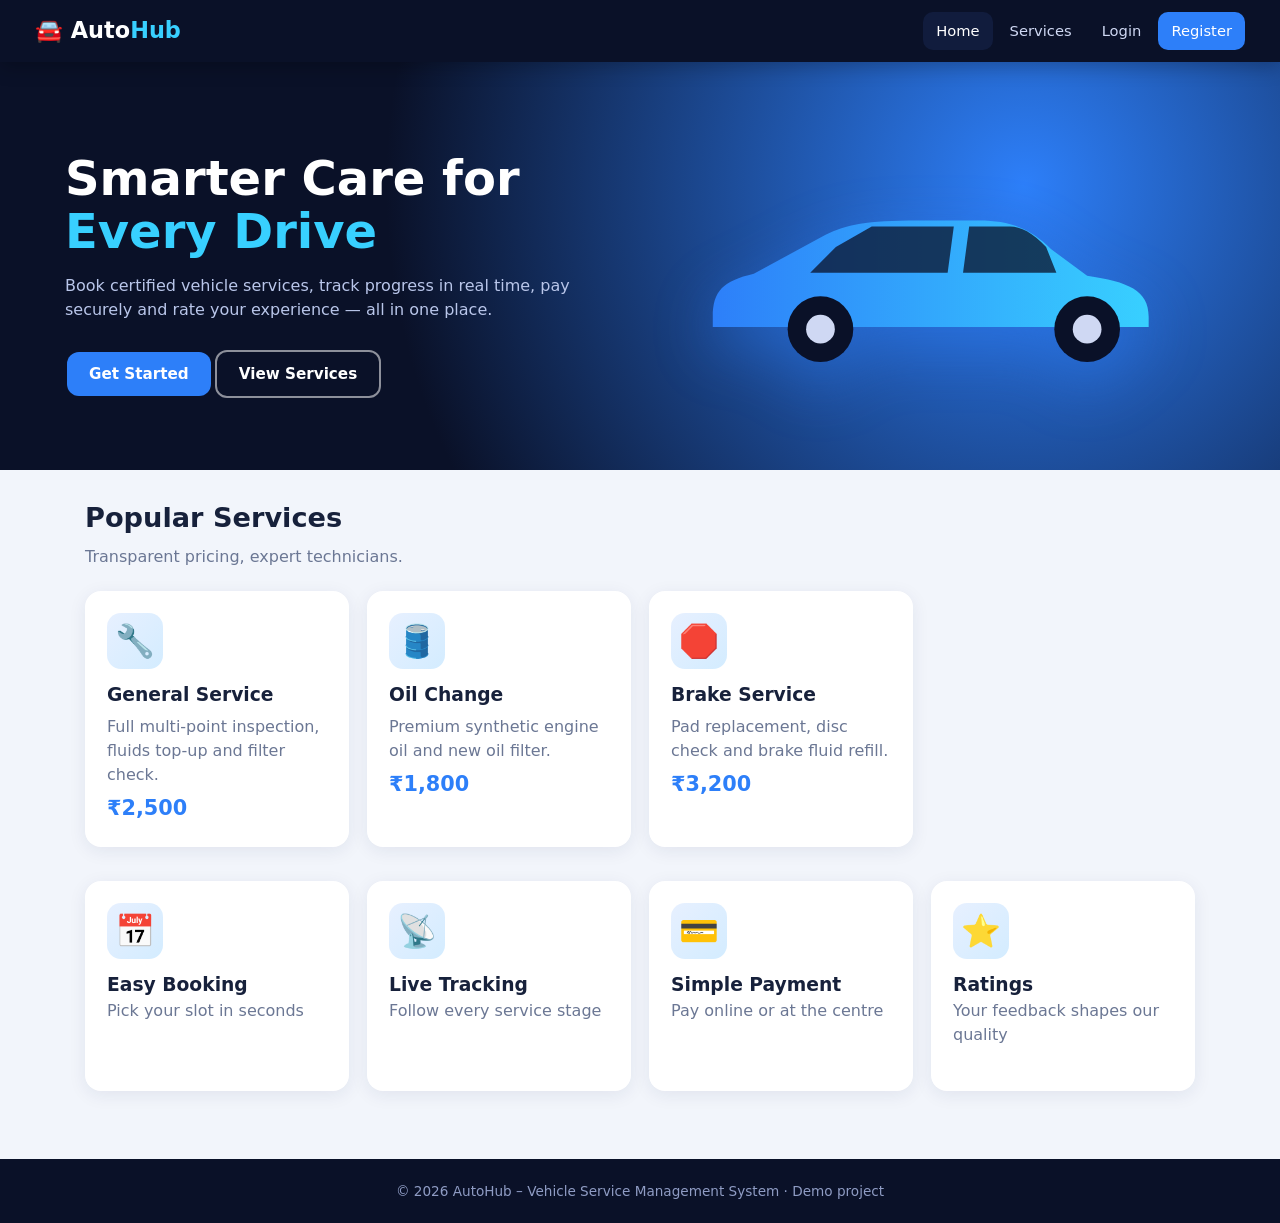
<file: AutoHub/index.html>
<!DOCTYPE html>
<html lang="en"><head><meta charset="UTF-8"><meta name="viewport" content="width=device-width,initial-scale=1">
<title>Home | AutoHub</title><link rel="stylesheet" href="css/style.css"></head>
<body data-page="index"><div id="nav"></div><main id="main"></main><div id="toasts"></div><script src="js/app.js"></script></body></html>
</file>
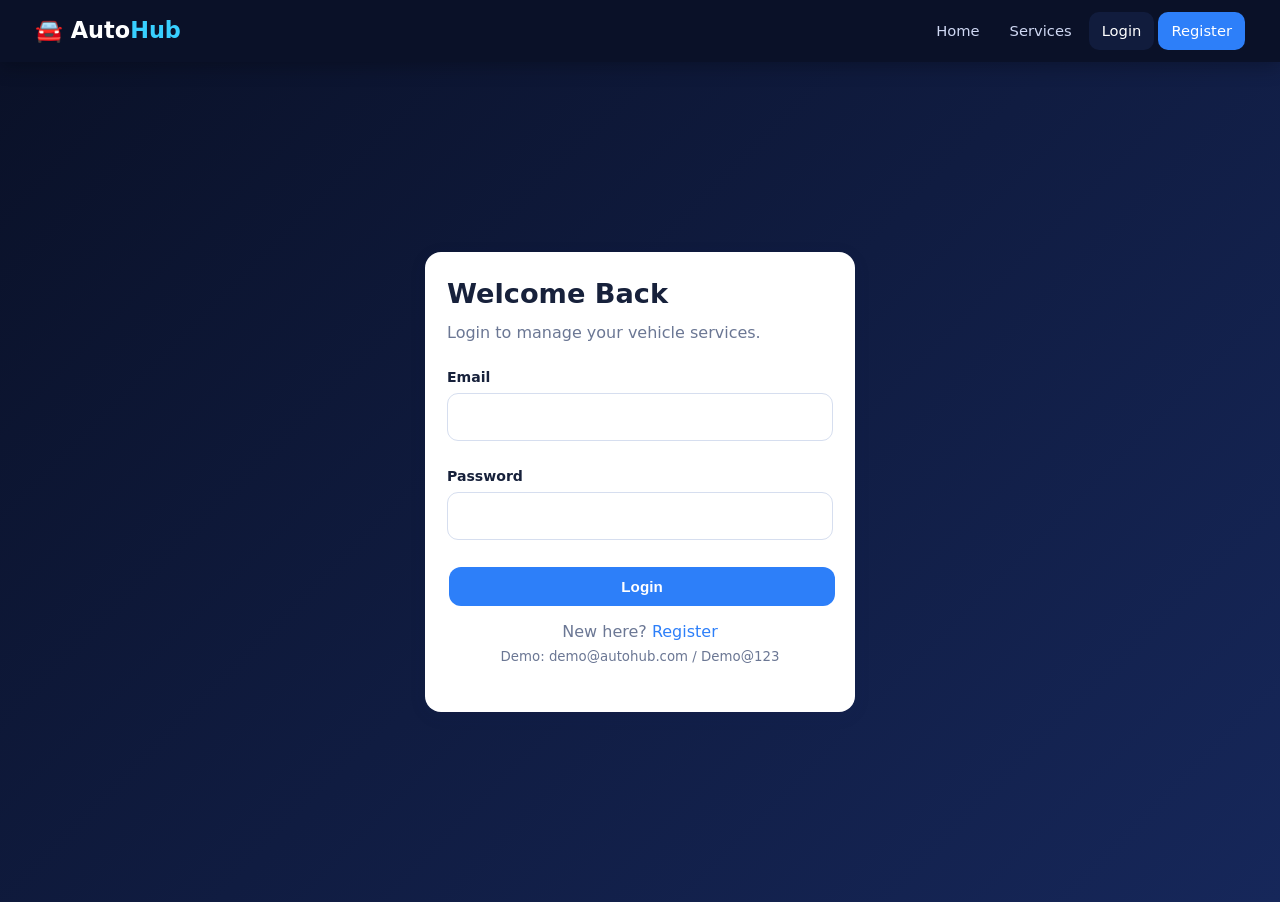
<file: AutoHub/bill.html>
<!DOCTYPE html>
<html lang="en"><head><meta charset="UTF-8"><meta name="viewport" content="width=device-width,initial-scale=1">
<title>Service Bill | AutoHub</title><link rel="stylesheet" href="css/style.css"></head>
<body data-page="bill"><div id="nav"></div><main id="main"></main><div id="toasts"></div><script src="js/app.js"></script></body></html>
</file>
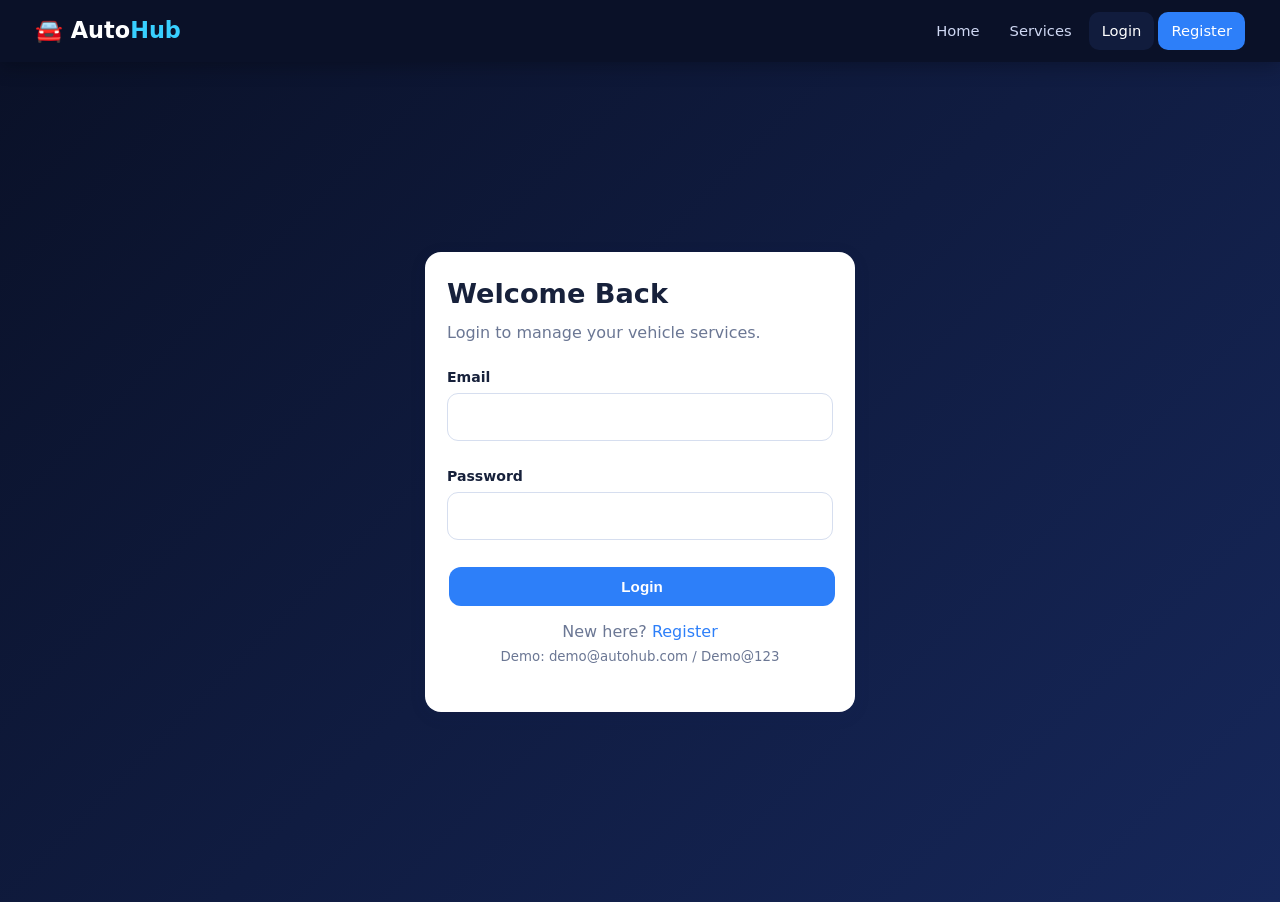
<file: AutoHub/book.html>
<!DOCTYPE html>
<html lang="en"><head><meta charset="UTF-8"><meta name="viewport" content="width=device-width,initial-scale=1">
<title>Book Service | AutoHub</title><link rel="stylesheet" href="css/style.css"></head>
<body data-page="book"><div id="nav"></div><main id="main"></main><div id="toasts"></div><script src="js/app.js"></script></body></html>
</file>
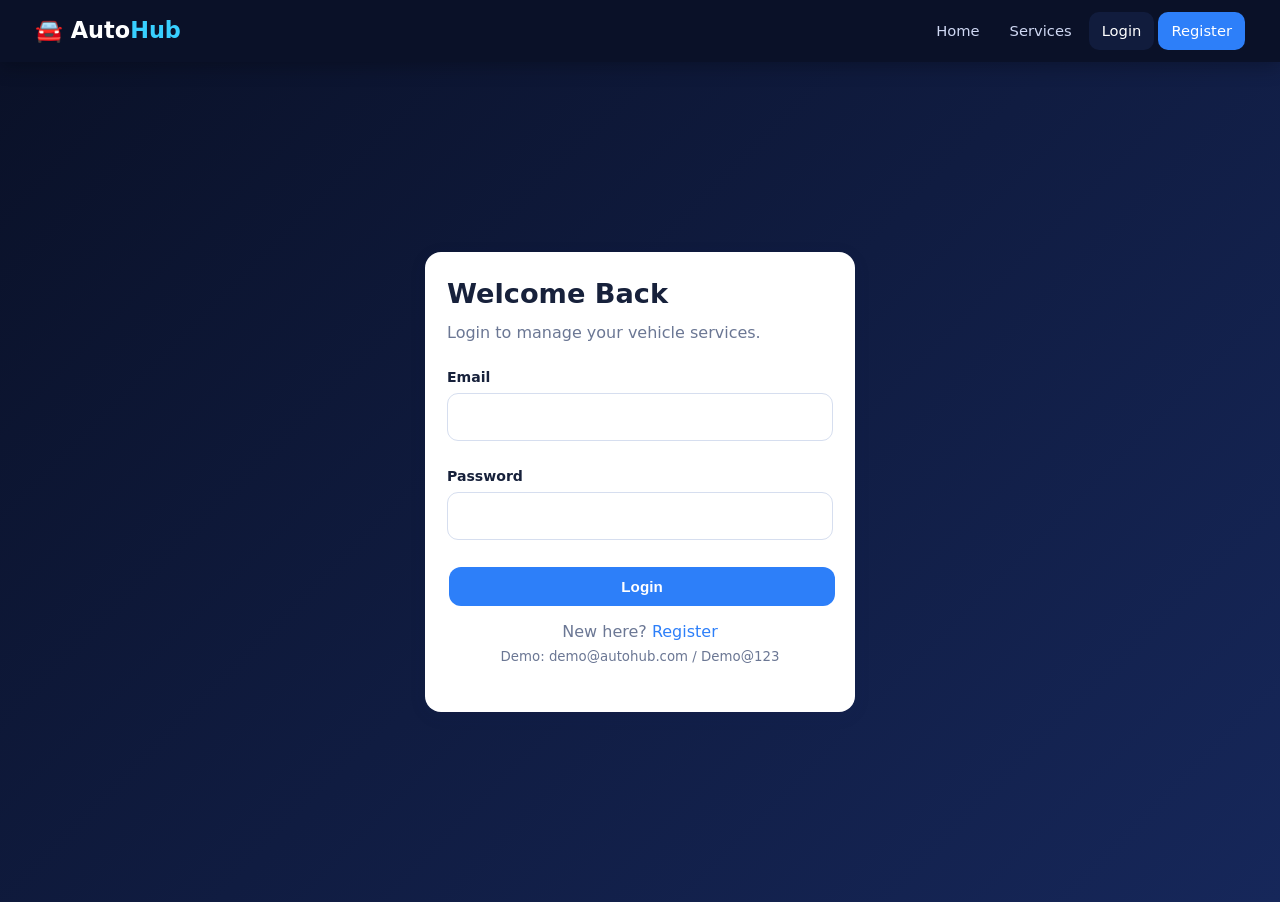
<file: AutoHub/confirmation.html>
<!DOCTYPE html>
<html lang="en"><head><meta charset="UTF-8"><meta name="viewport" content="width=device-width,initial-scale=1">
<title>Booking Confirmation | AutoHub</title><link rel="stylesheet" href="css/style.css"></head>
<body data-page="confirmation"><div id="nav"></div><main id="main"></main><div id="toasts"></div><script src="js/app.js"></script></body></html>
</file>
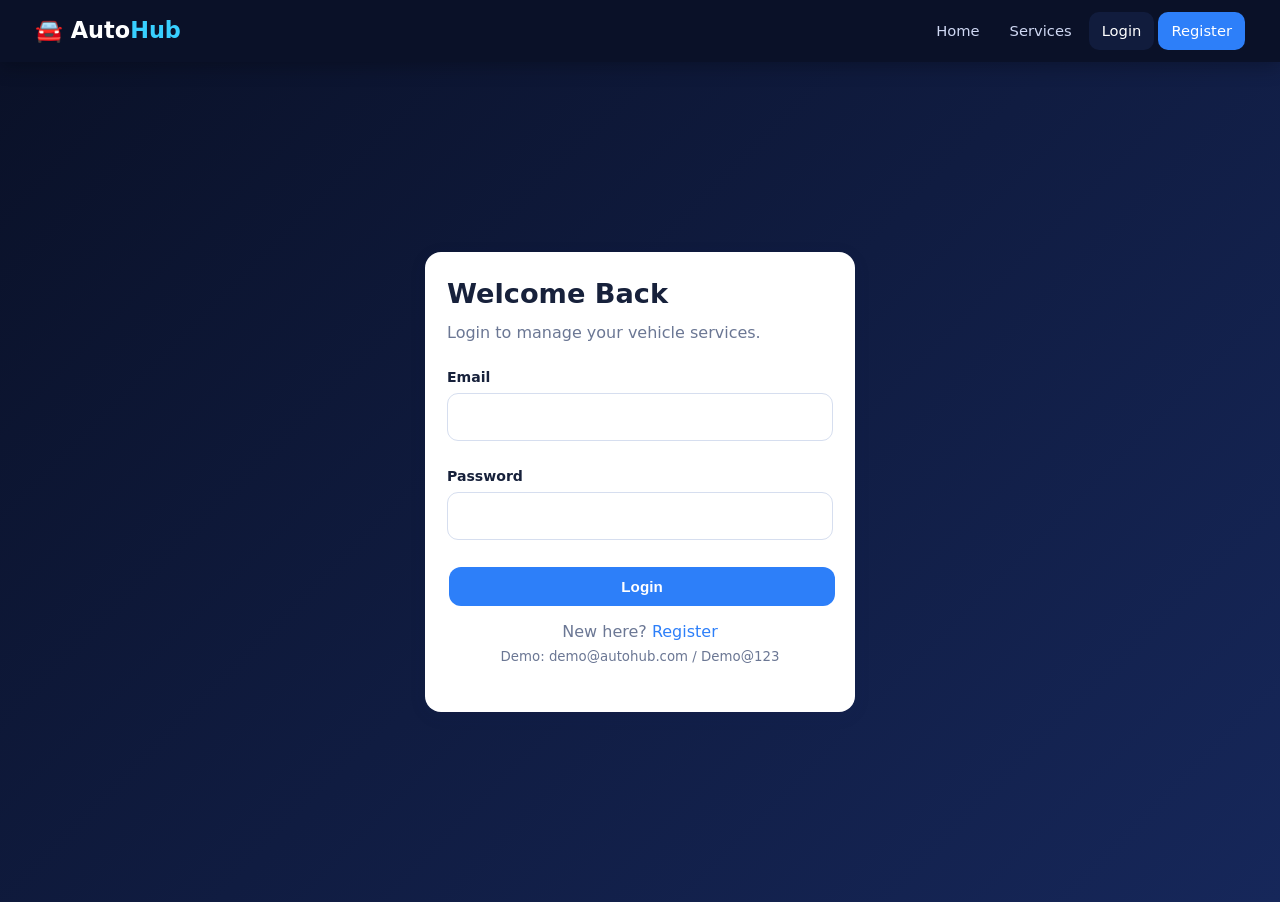
<file: AutoHub/dashboard.html>
<!DOCTYPE html>
<html lang="en"><head><meta charset="UTF-8"><meta name="viewport" content="width=device-width,initial-scale=1">
<title>Dashboard | AutoHub</title><link rel="stylesheet" href="css/style.css"></head>
<body data-page="dashboard"><div id="nav"></div><main id="main"></main><div id="toasts"></div><script src="js/app.js"></script></body></html>
</file>
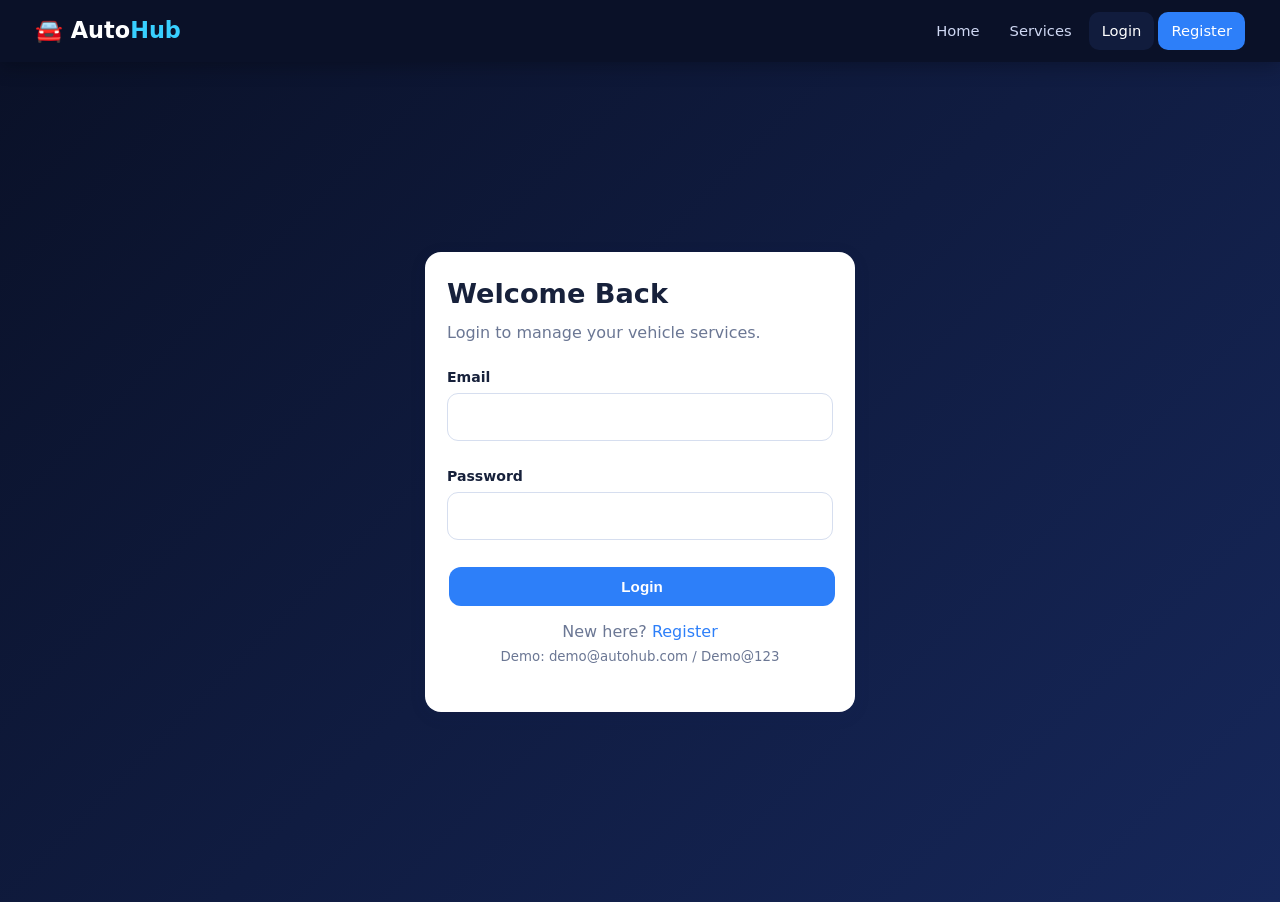
<file: AutoHub/feedback.html>
<!DOCTYPE html>
<html lang="en"><head><meta charset="UTF-8"><meta name="viewport" content="width=device-width,initial-scale=1">
<title>Feedback | AutoHub</title><link rel="stylesheet" href="css/style.css"></head>
<body data-page="feedback"><div id="nav"></div><main id="main"></main><div id="toasts"></div><script src="js/app.js"></script></body></html>
</file>
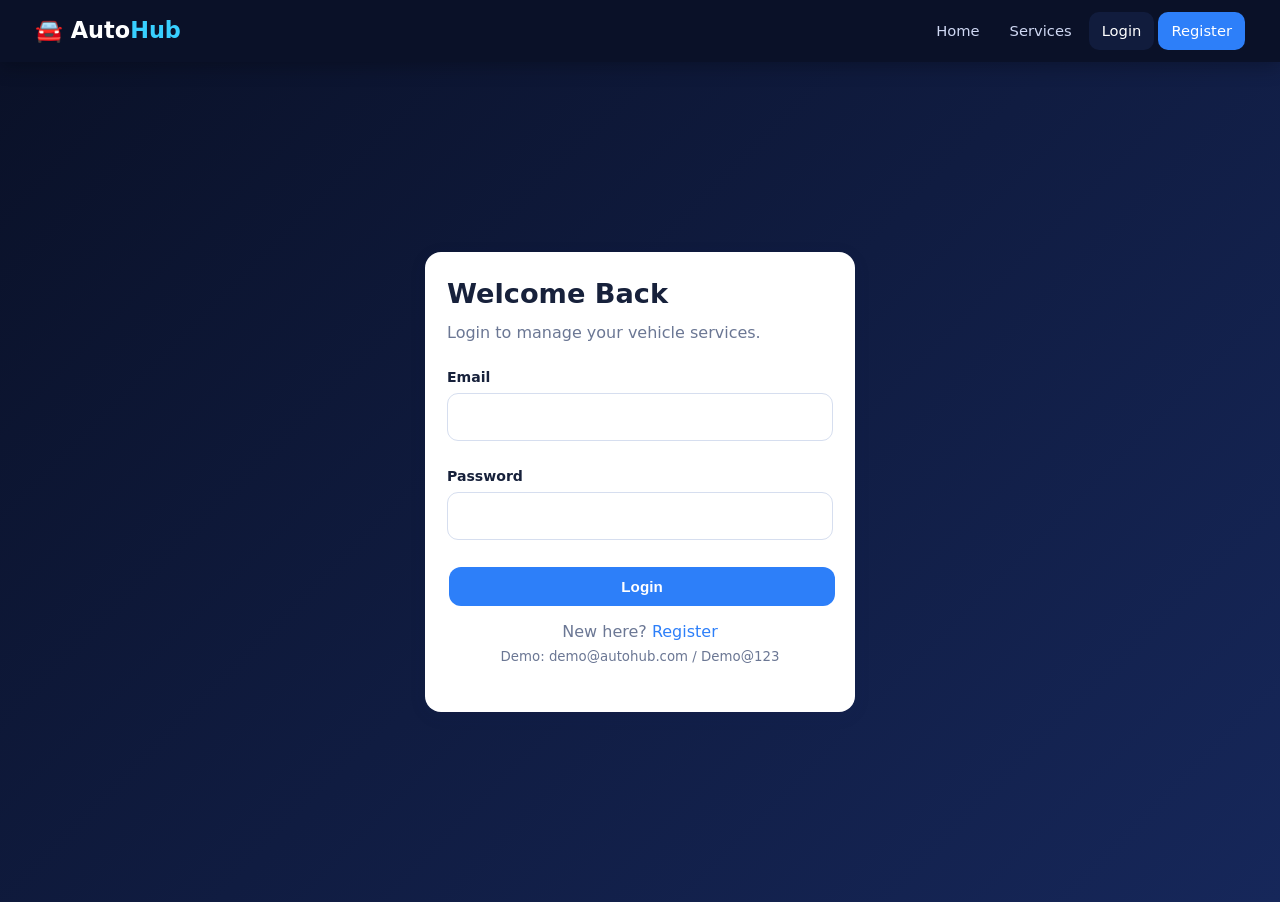
<file: AutoHub/login.html>
<!DOCTYPE html>
<html lang="en"><head><meta charset="UTF-8"><meta name="viewport" content="width=device-width,initial-scale=1">
<title>Login | AutoHub</title><link rel="stylesheet" href="css/style.css"></head>
<body data-page="login"><div id="nav"></div><main id="main"></main><div id="toasts"></div><script src="js/app.js"></script></body></html>
</file>
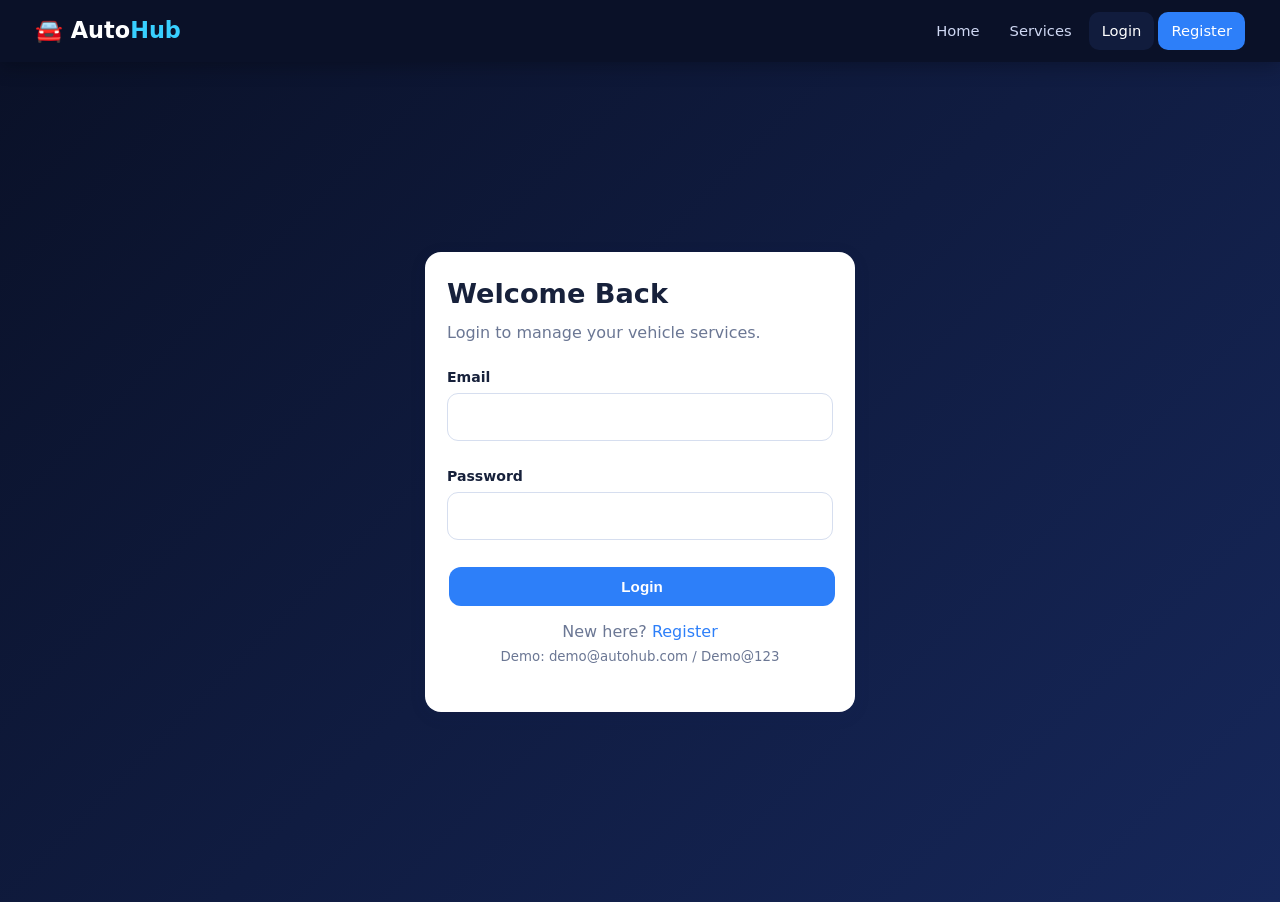
<file: AutoHub/manage.html>
<!DOCTYPE html>
<html lang="en"><head><meta charset="UTF-8"><meta name="viewport" content="width=device-width,initial-scale=1">
<title>Cancel or Reschedule | AutoHub</title><link rel="stylesheet" href="css/style.css"></head>
<body data-page="manage"><div id="nav"></div><main id="main"></main><div id="toasts"></div><script src="js/app.js"></script></body></html>
</file>
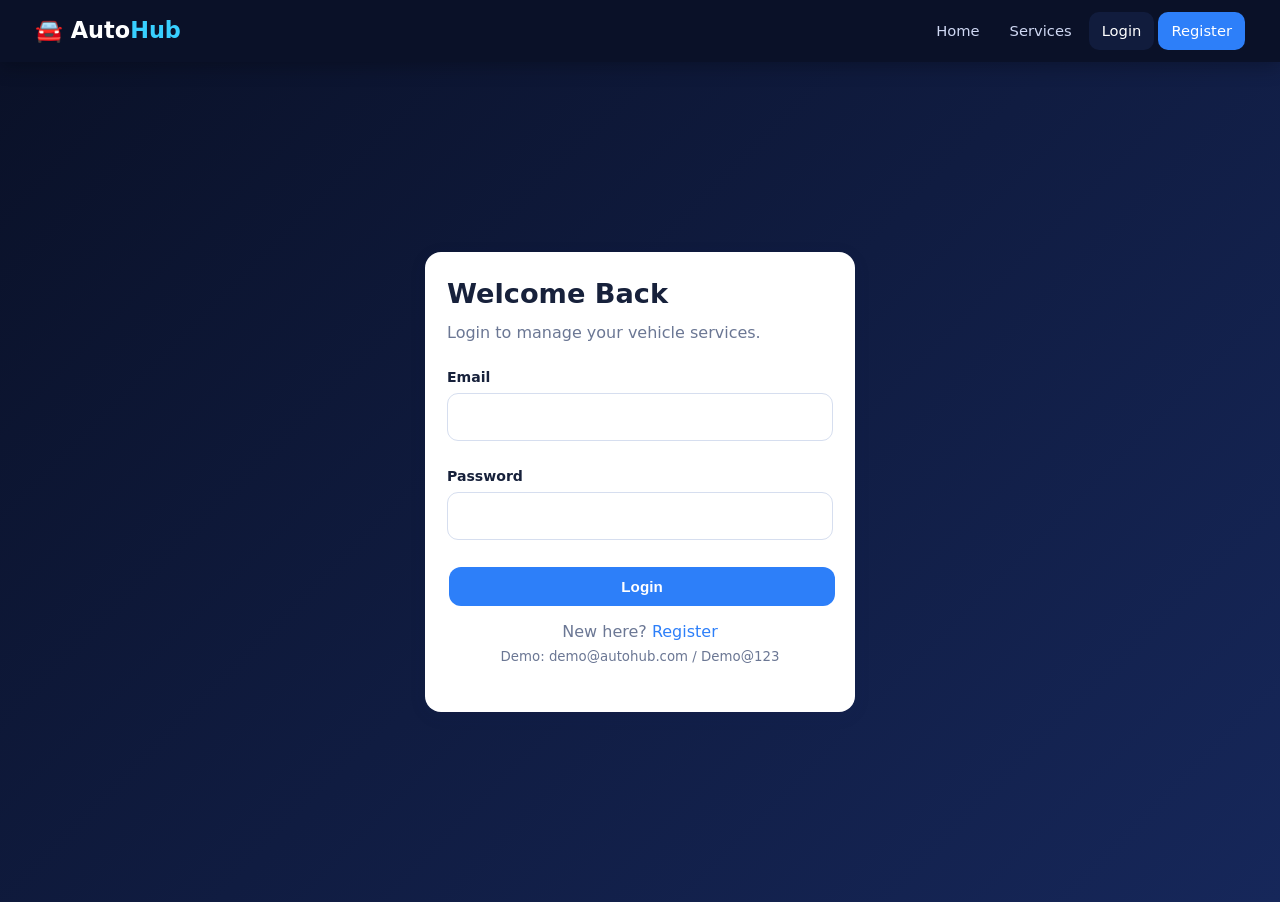
<file: AutoHub/payment.html>
<!DOCTYPE html>
<html lang="en"><head><meta charset="UTF-8"><meta name="viewport" content="width=device-width,initial-scale=1">
<title>Payment | AutoHub</title><link rel="stylesheet" href="css/style.css"></head>
<body data-page="payment"><div id="nav"></div><main id="main"></main><div id="toasts"></div><script src="js/app.js"></script></body></html>
</file>
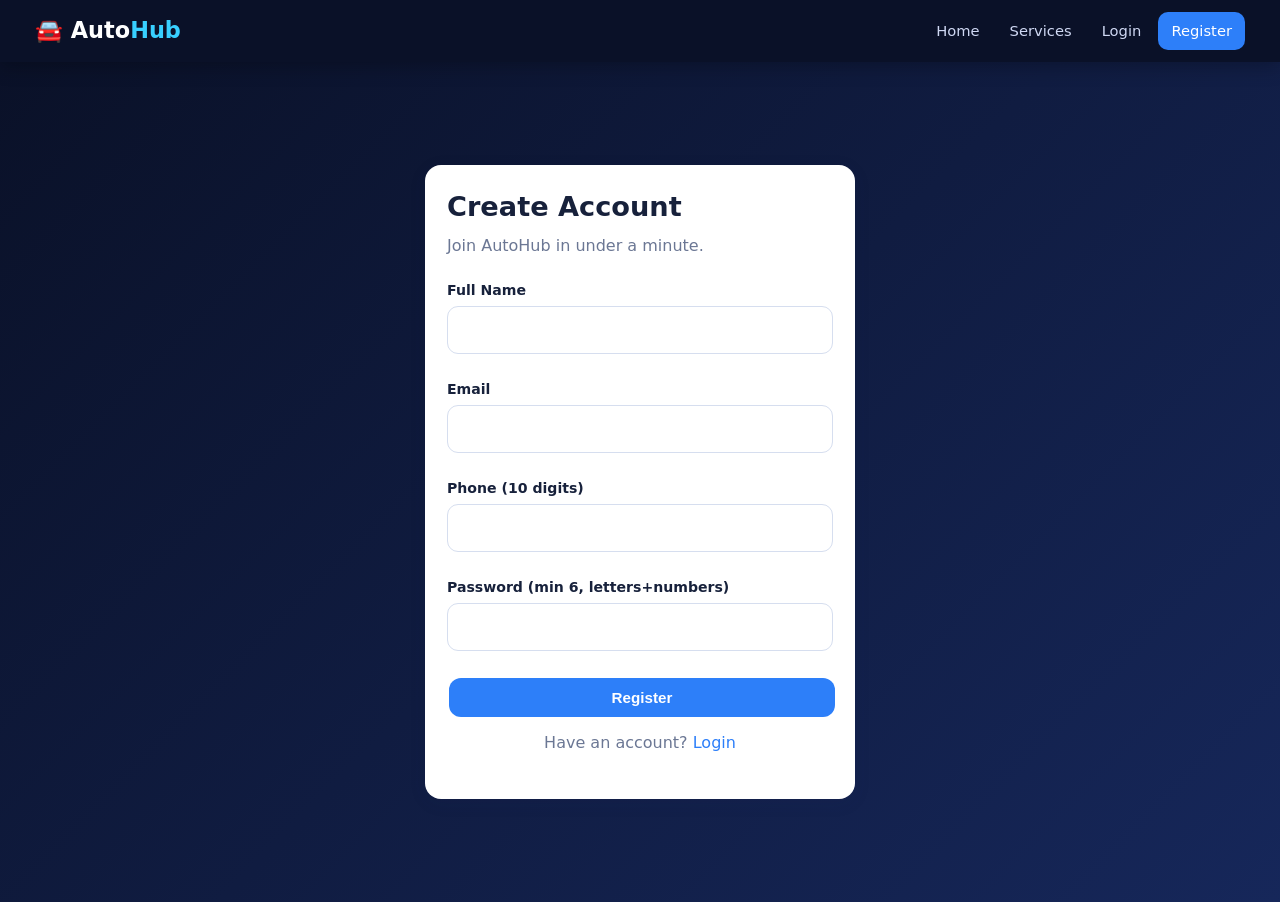
<file: AutoHub/register.html>
<!DOCTYPE html>
<html lang="en"><head><meta charset="UTF-8"><meta name="viewport" content="width=device-width,initial-scale=1">
<title>Register | AutoHub</title><link rel="stylesheet" href="css/style.css"></head>
<body data-page="register"><div id="nav"></div><main id="main"></main><div id="toasts"></div><script src="js/app.js"></script></body></html>
</file>
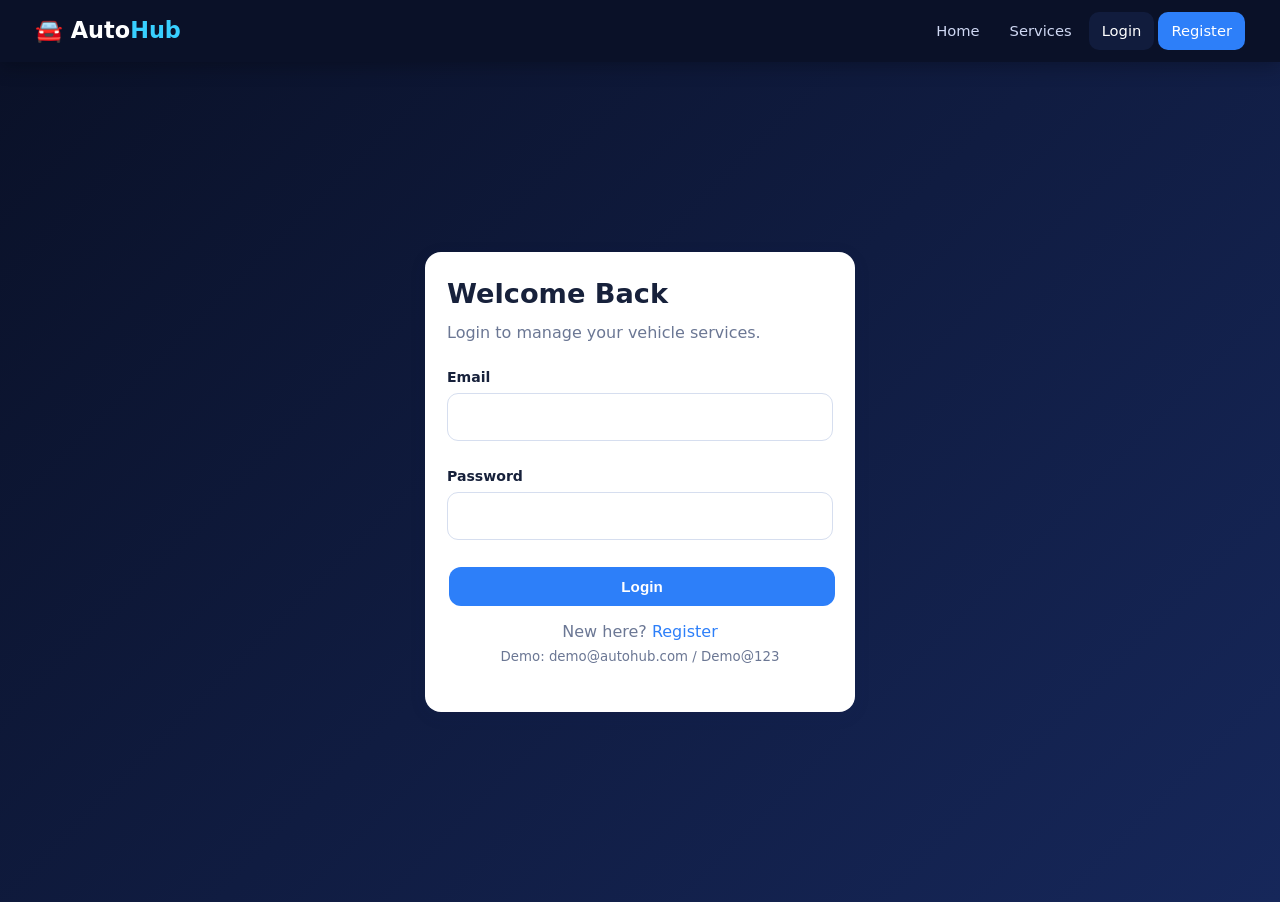
<file: AutoHub/services.html>
<!DOCTYPE html>
<html lang="en"><head><meta charset="UTF-8"><meta name="viewport" content="width=device-width,initial-scale=1">
<title>Services | AutoHub</title><link rel="stylesheet" href="css/style.css"></head>
<body data-page="services"><div id="nav"></div><main id="main"></main><div id="toasts"></div><script src="js/app.js"></script></body></html>
</file>
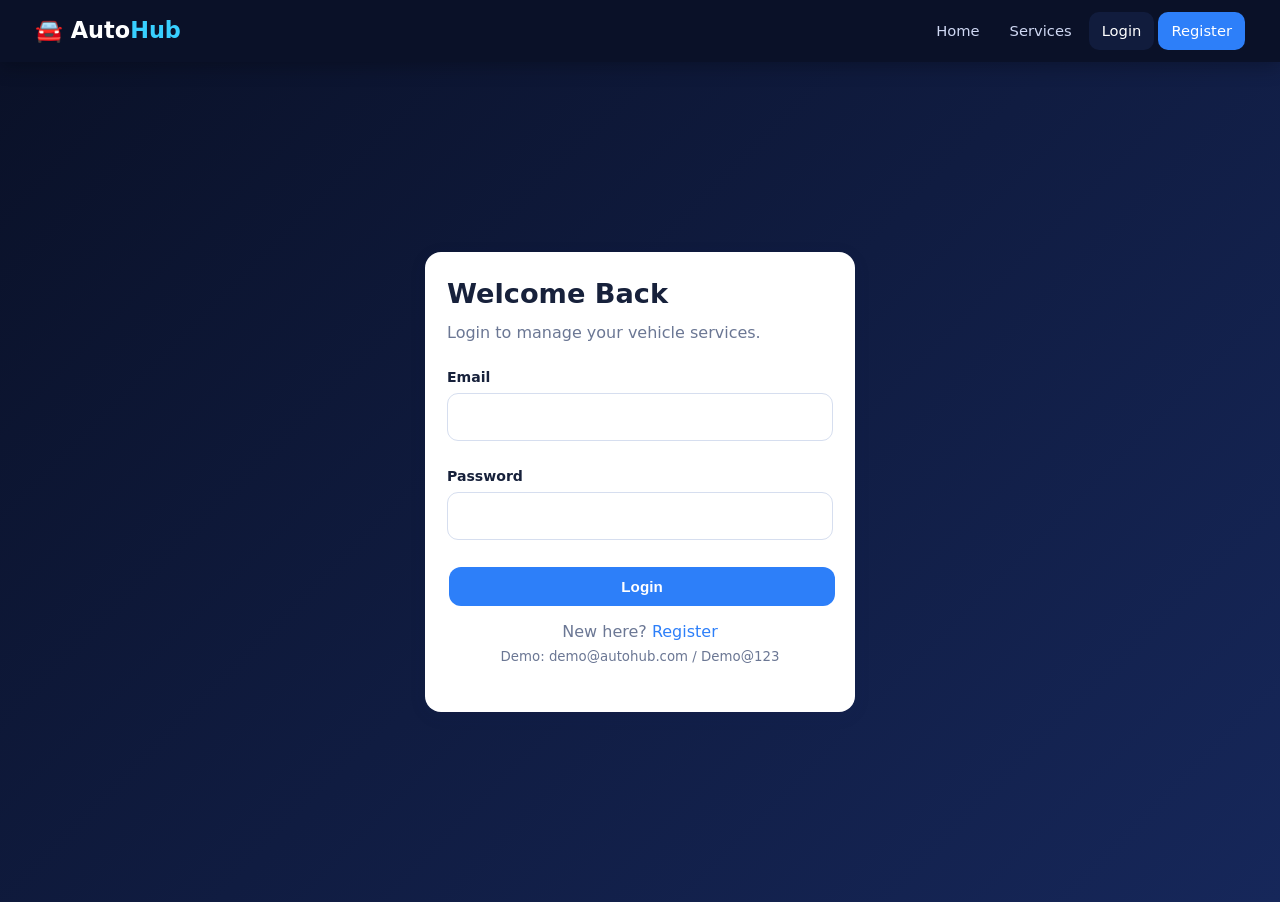
<file: AutoHub/tracking.html>
<!DOCTYPE html>
<html lang="en"><head><meta charset="UTF-8"><meta name="viewport" content="width=device-width,initial-scale=1">
<title>Tracking & History | AutoHub</title><link rel="stylesheet" href="css/style.css"></head>
<body data-page="tracking"><div id="nav"></div><main id="main"></main><div id="toasts"></div><script src="js/app.js"></script></body></html>
</file>
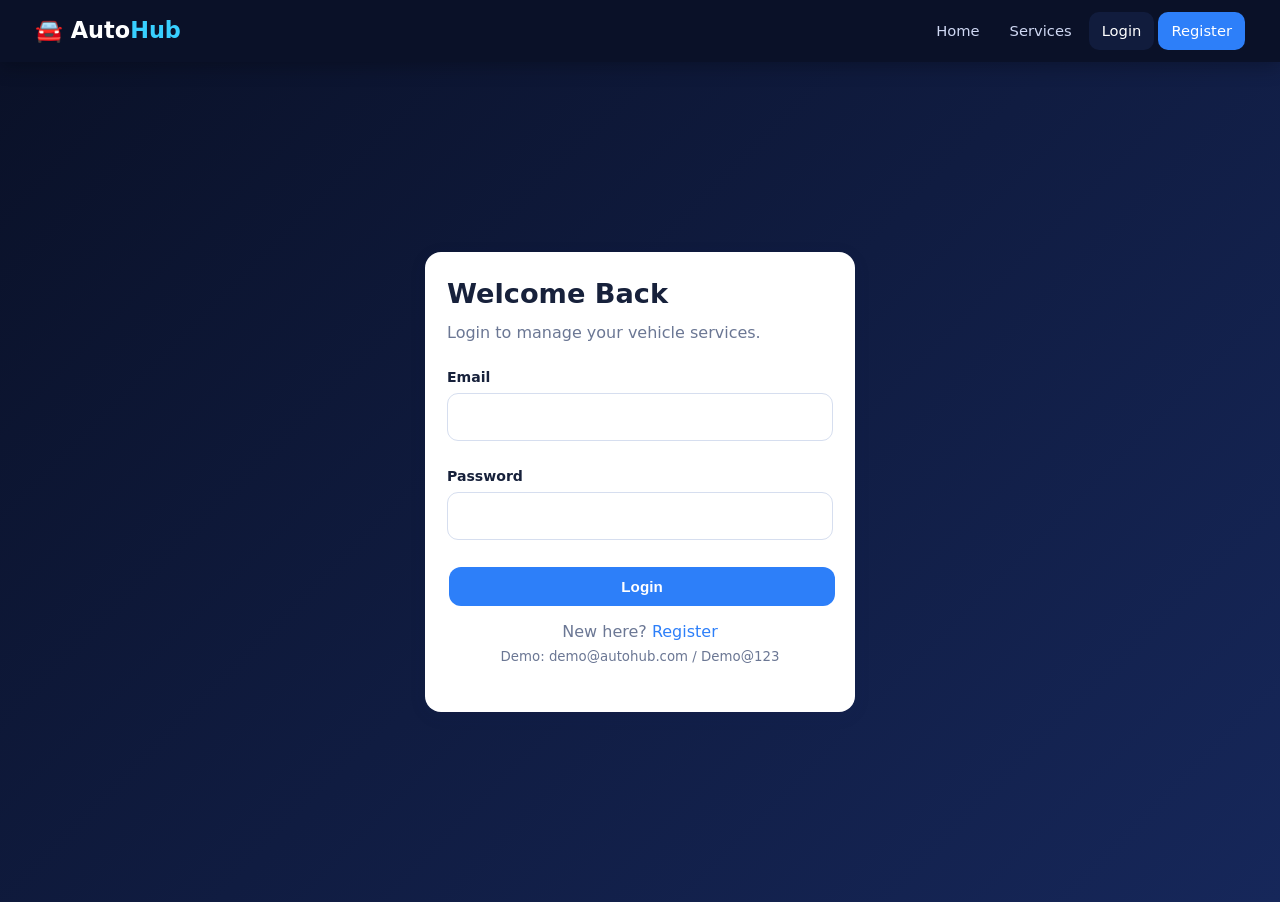
<file: AutoHub/vehicles.html>
<!DOCTYPE html>
<html lang="en"><head><meta charset="UTF-8"><meta name="viewport" content="width=device-width,initial-scale=1">
<title>Vehicles | AutoHub</title><link rel="stylesheet" href="css/style.css"></head>
<body data-page="vehicles"><div id="nav"></div><main id="main"></main><div id="toasts"></div><script src="js/app.js"></script></body></html>
</file>
<file: AutoHub/css/style.css>
:root{--navy:#0a1128;--navy2:#111c3d;--blue:#2d7ff9;--cyan:#38d0ff;--bg:#f2f5fb;--card:#fff;--txt:#17213b;--mut:#6b7794;--ok:#16a34a;--bad:#dc2626;--warn:#f59e0b;--r:16px}
*{box-sizing:border-box;margin:0;padding:0}body{font-family:'Segoe UI',system-ui,sans-serif;background:var(--bg);color:var(--txt);line-height:1.5}
a{color:inherit;text-decoration:none}.wrap{max-width:1150px;margin:auto;padding:28px 20px}
header.nav{position:sticky;top:0;z-index:50;background:var(--navy);color:#fff;box-shadow:0 4px 20px #0004}
.nav .in{max-width:1250px;margin:auto;display:flex;align-items:center;justify-content:space-between;padding:12px 20px}
.logo{font-size:1.4rem;font-weight:800}.logo b{color:var(--cyan)}.links{display:flex;gap:4px;align-items:center;flex-wrap:wrap}
.links a,.links button{padding:8px 13px;border-radius:10px;color:#cfd8f3;font-size:.92rem;background:none;border:0;cursor:pointer;transition:.2s}
.links a:hover,.links a.on,.links button:hover{background:var(--navy2);color:#fff}.links .cta{background:var(--blue);color:#fff}
.burger{display:none;background:none;border:0;color:#fff;font-size:1.6rem;cursor:pointer}
@media(max-width:900px){.burger{display:block}.links{display:none;position:absolute;top:100%;left:0;right:0;background:var(--navy);flex-direction:column;padding:12px}.links.open{display:flex}}
.hero{background:radial-gradient(circle at 80% 30%,#2d7ff9,#0a1128 60%);color:#fff;padding:90px 20px 70px;overflow:hidden}
.hero .in{max-width:1150px;margin:auto;display:grid;grid-template-columns:1.1fr 1fr;gap:30px;align-items:center}
.hero h1{font-size:3rem;line-height:1.1;margin-bottom:16px}.hero h1 span{color:var(--cyan)}.hero p{color:#b9c6ea;margin-bottom:26px;max-width:520px}
.hero svg{width:100%;filter:drop-shadow(0 20px 30px #2d7ff966);animation:float 4s ease-in-out infinite}@keyframes float{50%{transform:translateY(-10px)}}
@media(max-width:800px){.hero .in{grid-template-columns:1fr}.hero h1{font-size:2.2rem}}
.btn{display:inline-block;padding:11px 22px;border-radius:12px;border:0;font-weight:600;cursor:pointer;background:var(--blue);color:#fff;font-size:.95rem;transition:.2s;margin:2px}
.btn:hover{transform:translateY(-2px);box-shadow:0 8px 20px #2d7ff955}.btn:disabled{opacity:.5;cursor:not-allowed;transform:none}.btn.ghost{background:transparent;border:2px solid var(--blue);color:var(--blue)}.hero .btn.ghost{color:#fff;border-color:#fff8}
.btn.red{background:var(--bad)}.btn.green{background:var(--ok)}.btn.sm{padding:6px 12px;font-size:.8rem;border-radius:9px}
h2.t{font-size:1.7rem;margin-bottom:6px}.sub{color:var(--mut);margin-bottom:22px}
.grid{display:grid;gap:18px;grid-template-columns:repeat(auto-fill,minmax(250px,1fr))}
.card{background:var(--card);border-radius:var(--r);padding:22px;box-shadow:0 4px 18px #1a2a5a14;transition:.25s;animation:up .5s both}.card:hover{transform:translateY(-4px);box-shadow:0 12px 28px #2d7ff926}
@keyframes up{from{opacity:0;transform:translateY(14px)}}
.ico{font-size:2rem;width:56px;height:56px;border-radius:14px;background:linear-gradient(135deg,#e7f0ff,#d3ecff);display:grid;place-items:center;margin-bottom:12px}
.price{font-size:1.3rem;font-weight:800;color:var(--blue)}.stat{display:flex;gap:14px;align-items:center}.stat .ico{margin:0}.stat b{font-size:1.9rem;display:block;line-height:1}.stat small{color:var(--mut)}
label{display:block;font-weight:600;font-size:.88rem;margin:12px 0 5px}input,select,textarea{width:100%;padding:11px 13px;border:1.5px solid #d6deef;border-radius:11px;font:inherit;background:#fff;transition:.2s}
input:focus,select:focus,textarea:focus{outline:0;border-color:var(--blue);box-shadow:0 0 0 3px #2d7ff927}
.auth{min-height:calc(100vh - 60px);display:grid;place-items:center;background:linear-gradient(135deg,var(--navy),#16275a);padding:20px}.auth .card{width:100%;max-width:430px}
.err{color:var(--bad);font-size:.8rem;min-height:1em}.tbl{width:100%;border-collapse:collapse;background:#fff}
.tw{overflow-x:auto;border-radius:var(--r);box-shadow:0 4px 18px #1a2a5a14}th{background:var(--navy);color:#fff;text-align:left;font-size:.82rem;padding:12px}td{padding:12px;border-bottom:1px solid #edf0f7;font-size:.9rem;white-space:nowrap}tr:hover td{background:#f6f9ff}
.pill{padding:3px 11px;border-radius:99px;font-size:.75rem;font-weight:700;background:#e5e9f5}.st-Pending,.pay-Pay{background:#fef3c7;color:#92400e}.st-Confirmed{background:#dbeafe;color:#1d4ed8}.st-InProgress{background:#e0e7ff;color:#4338ca}.st-Completed,.pay-Paid{background:#dcfce7;color:#166534}.st-Cancelled{background:#fee2e2;color:#991b1b}
.slots{display:grid;grid-template-columns:repeat(auto-fill,minmax(110px,1fr));gap:9px;margin-top:8px}.slot{padding:10px;border:1.5px solid #d6deef;border-radius:10px;background:#fff;cursor:pointer;font-weight:600;transition:.2s}
.slot:hover:not(:disabled){border-color:var(--blue)}.slot.sel{background:var(--blue);color:#fff;border-color:var(--blue)}.slot:disabled{background:#eef0f5;color:#aab;cursor:not-allowed;text-decoration:line-through}
.opt{border:2px solid #d6deef;border-radius:12px;padding:14px;cursor:pointer;transition:.2s;text-align:center;font-weight:600;background:#fff}.opt.sel,.opt:hover{border-color:var(--blue);background:#eef5ff}
.row{display:flex;gap:10px;flex-wrap:wrap;align-items:center}.two{display:grid;grid-template-columns:1.4fr 1fr;gap:18px}@media(max-width:800px){.two{grid-template-columns:1fr}}
.stars span{font-size:2.2rem;cursor:pointer;color:#cbd2e4;transition:.15s}.stars span.on{color:#fbbf24}
#toasts{position:fixed;top:76px;right:16px;z-index:99;display:flex;flex-direction:column;gap:8px}.toast{padding:13px 18px;border-radius:12px;color:#fff;box-shadow:0 8px 24px #0004;animation:up .3s;background:var(--ok);max-width:320px}.toast.error{background:var(--bad)}.toast.info{background:var(--blue)}
.bill{max-width:760px;margin:auto;background:#fff;padding:36px;border-radius:var(--r);box-shadow:0 4px 18px #1a2a5a14}.bill hr{border:0;border-top:2px dashed #d6deef;margin:18px 0}.bill .r{display:flex;justify-content:space-between;padding:6px 0}.bill .tot{font-size:1.3rem;font-weight:800;color:var(--blue)}
.ok-ring{width:80px;height:80px;border-radius:50%;background:var(--ok);color:#fff;font-size:2.6rem;display:grid;place-items:center;margin:0 auto 12px;animation:pop .5s}@keyframes pop{from{transform:scale(0)}}
footer{background:var(--navy);color:#8f9cc4;text-align:center;padding:22px;margin-top:40px;font-size:.85rem}
@media print{header.nav,#toasts,.noprint,footer{display:none!important}body{background:#fff}.bill{box-shadow:none}}
</file>
